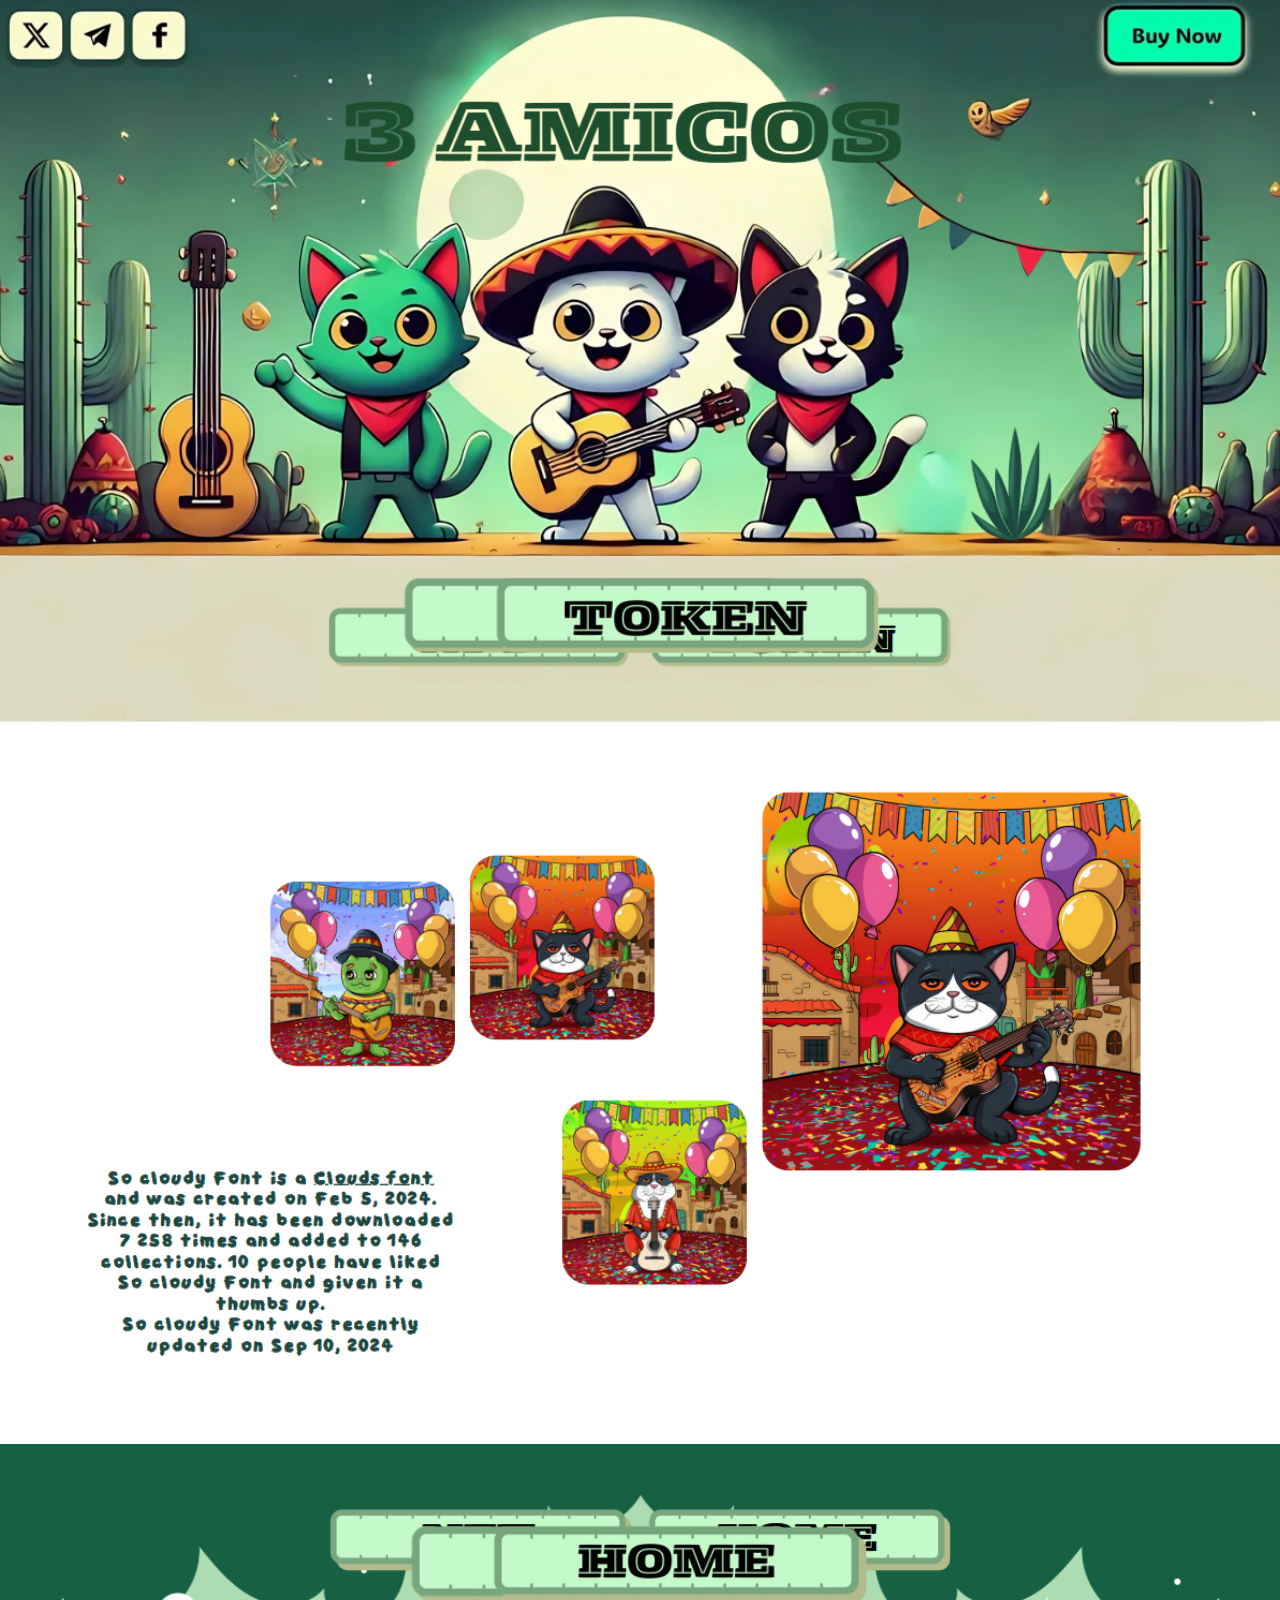
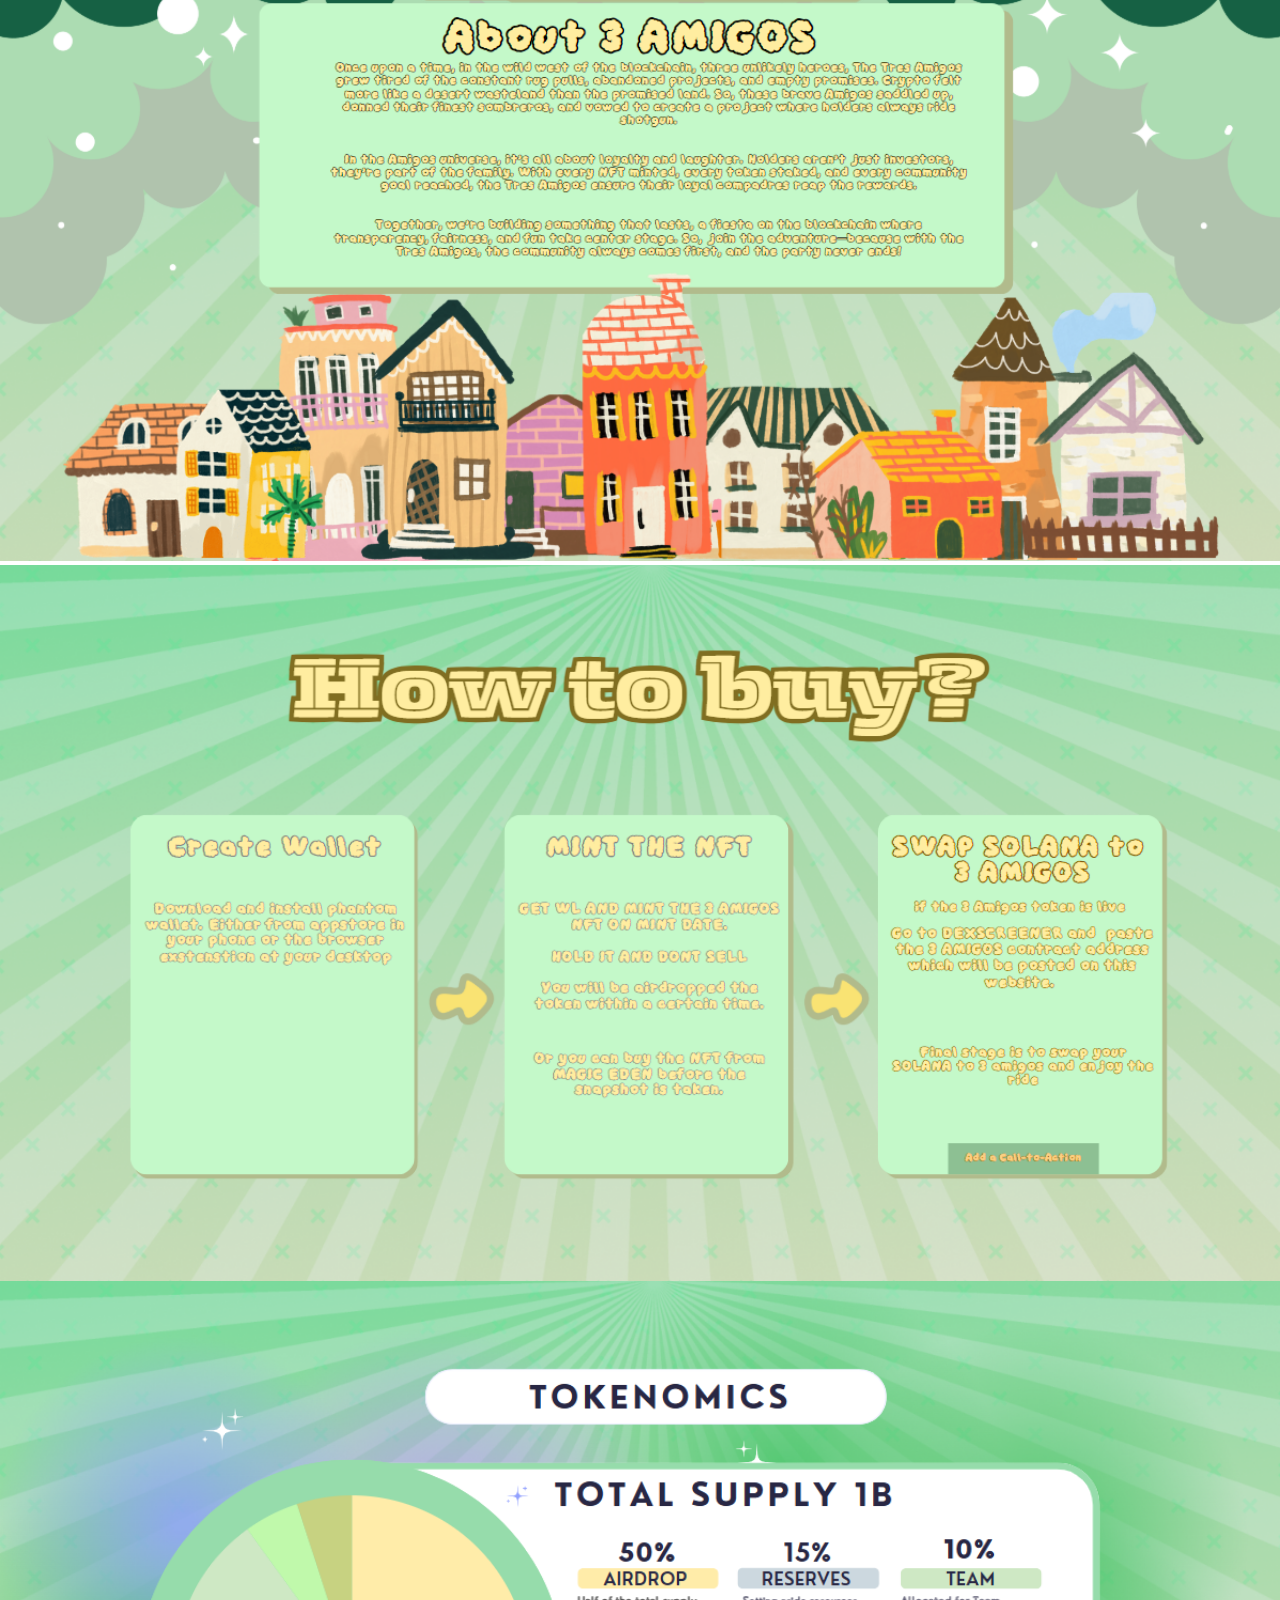
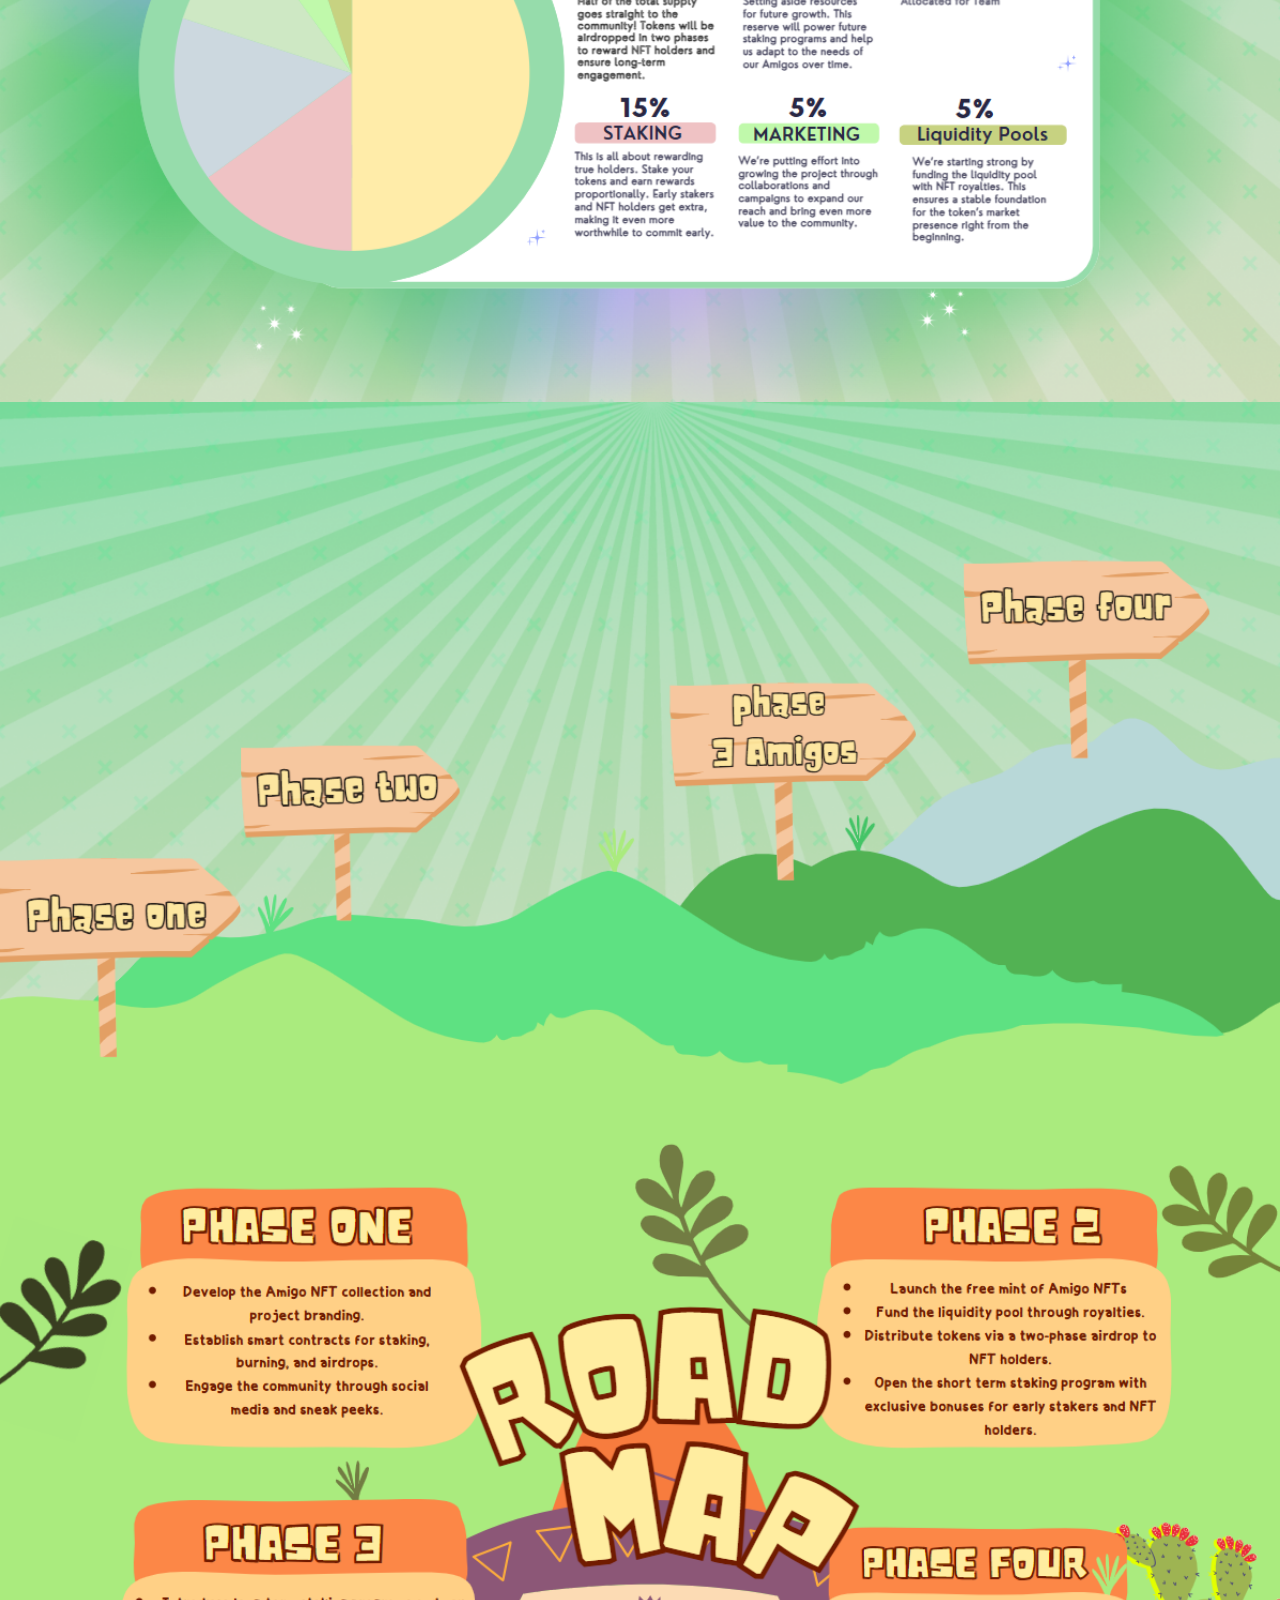
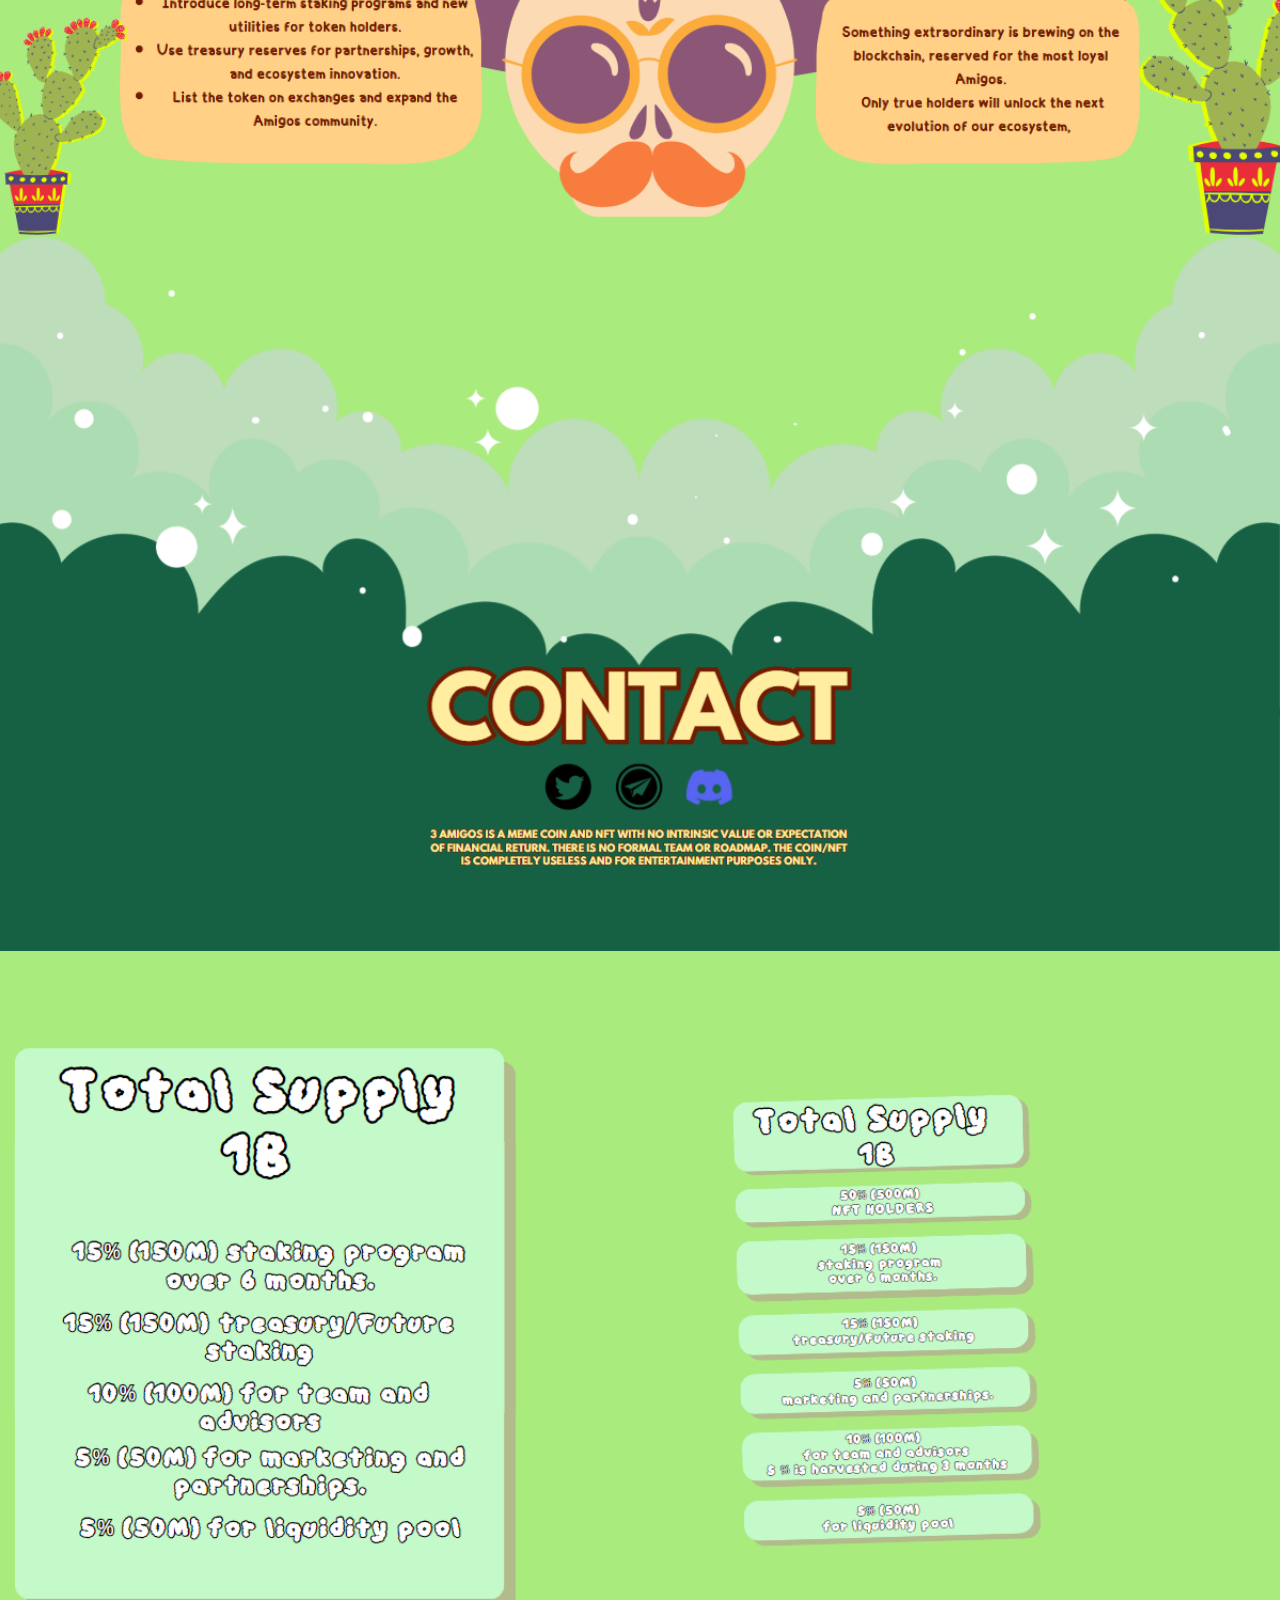
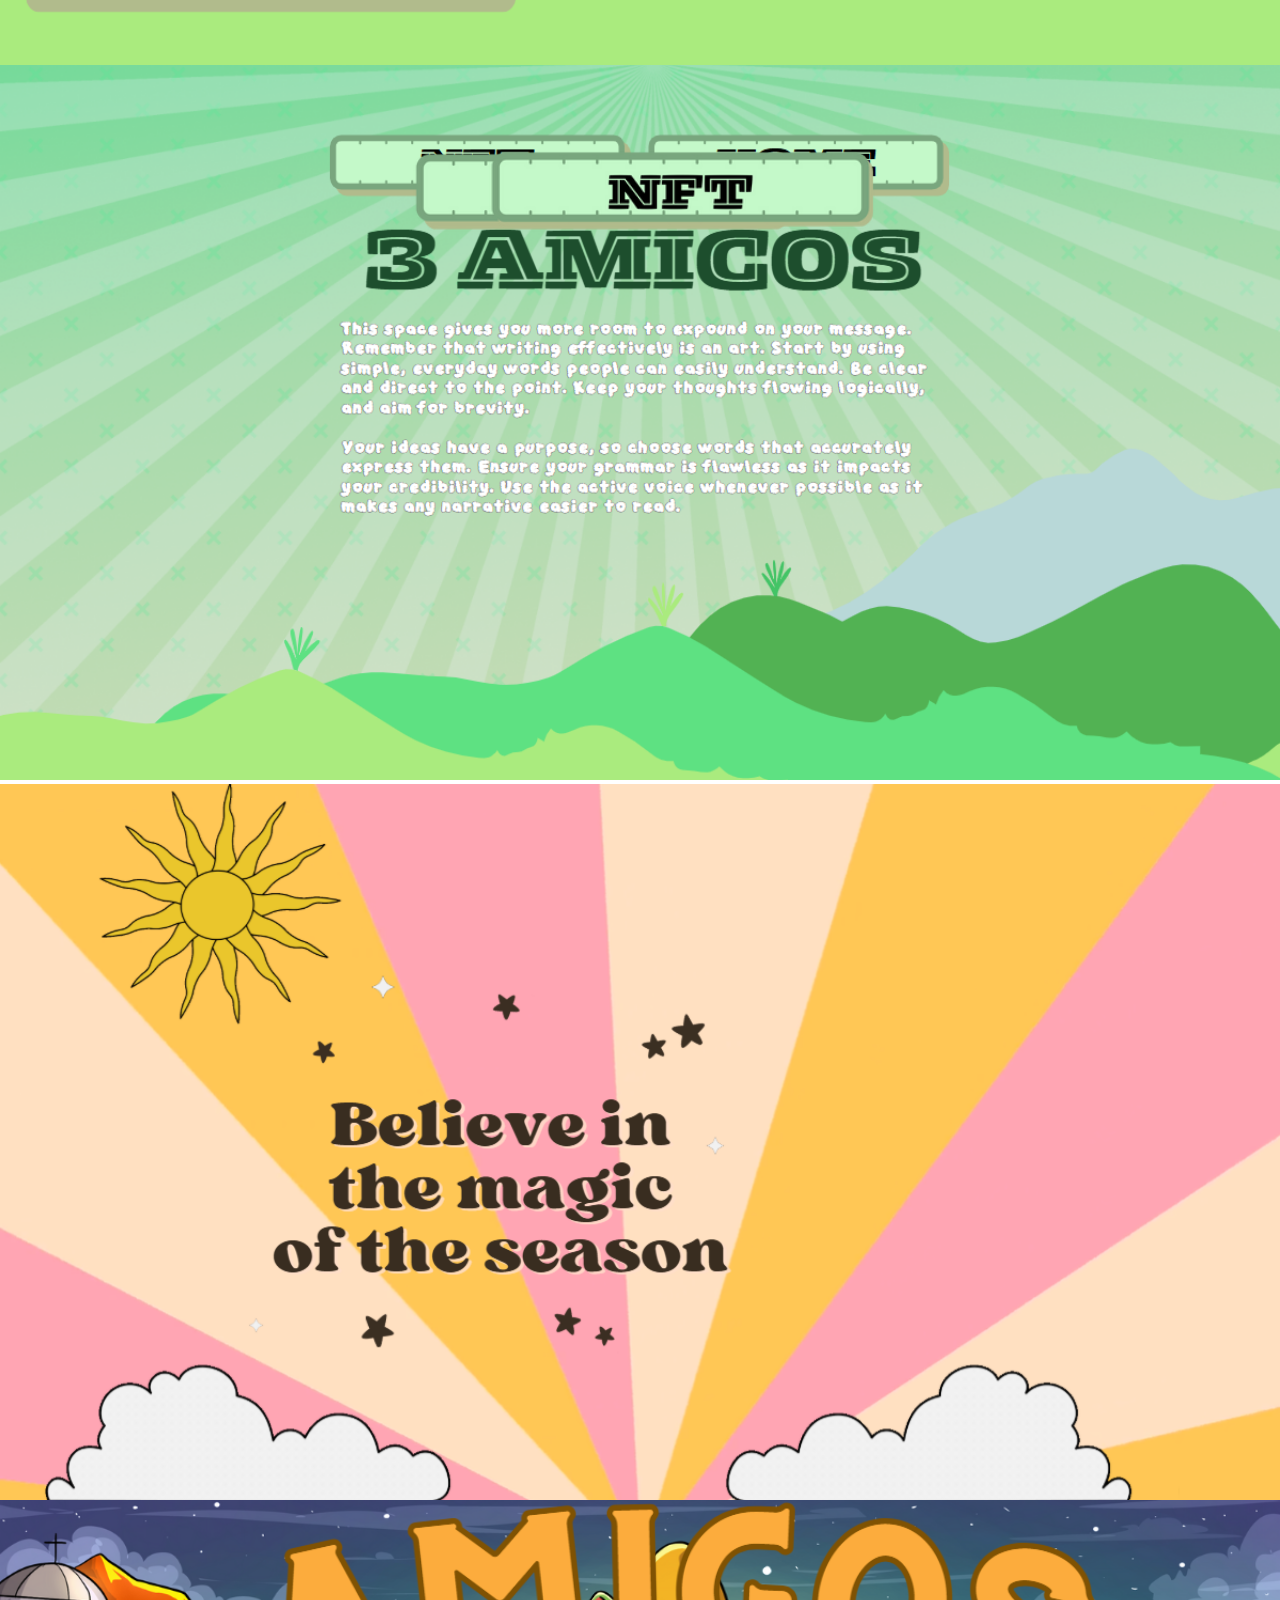
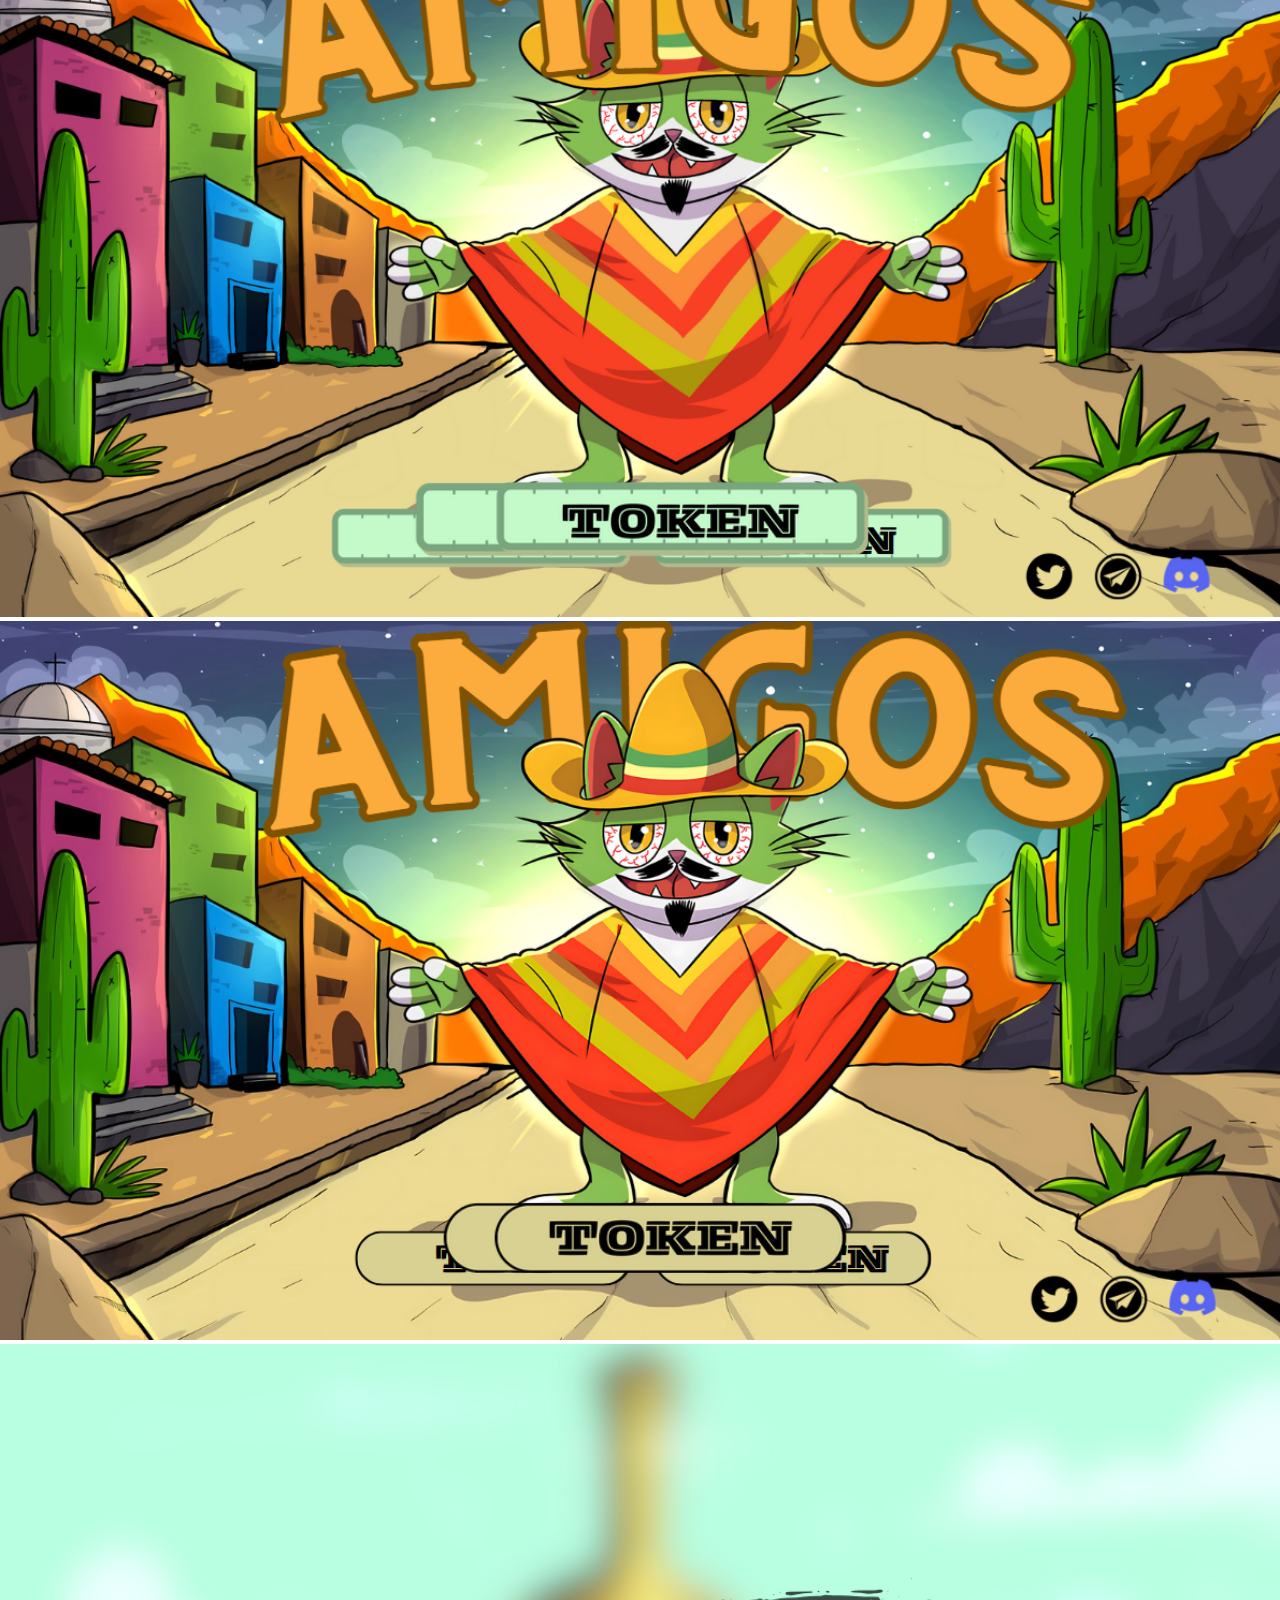
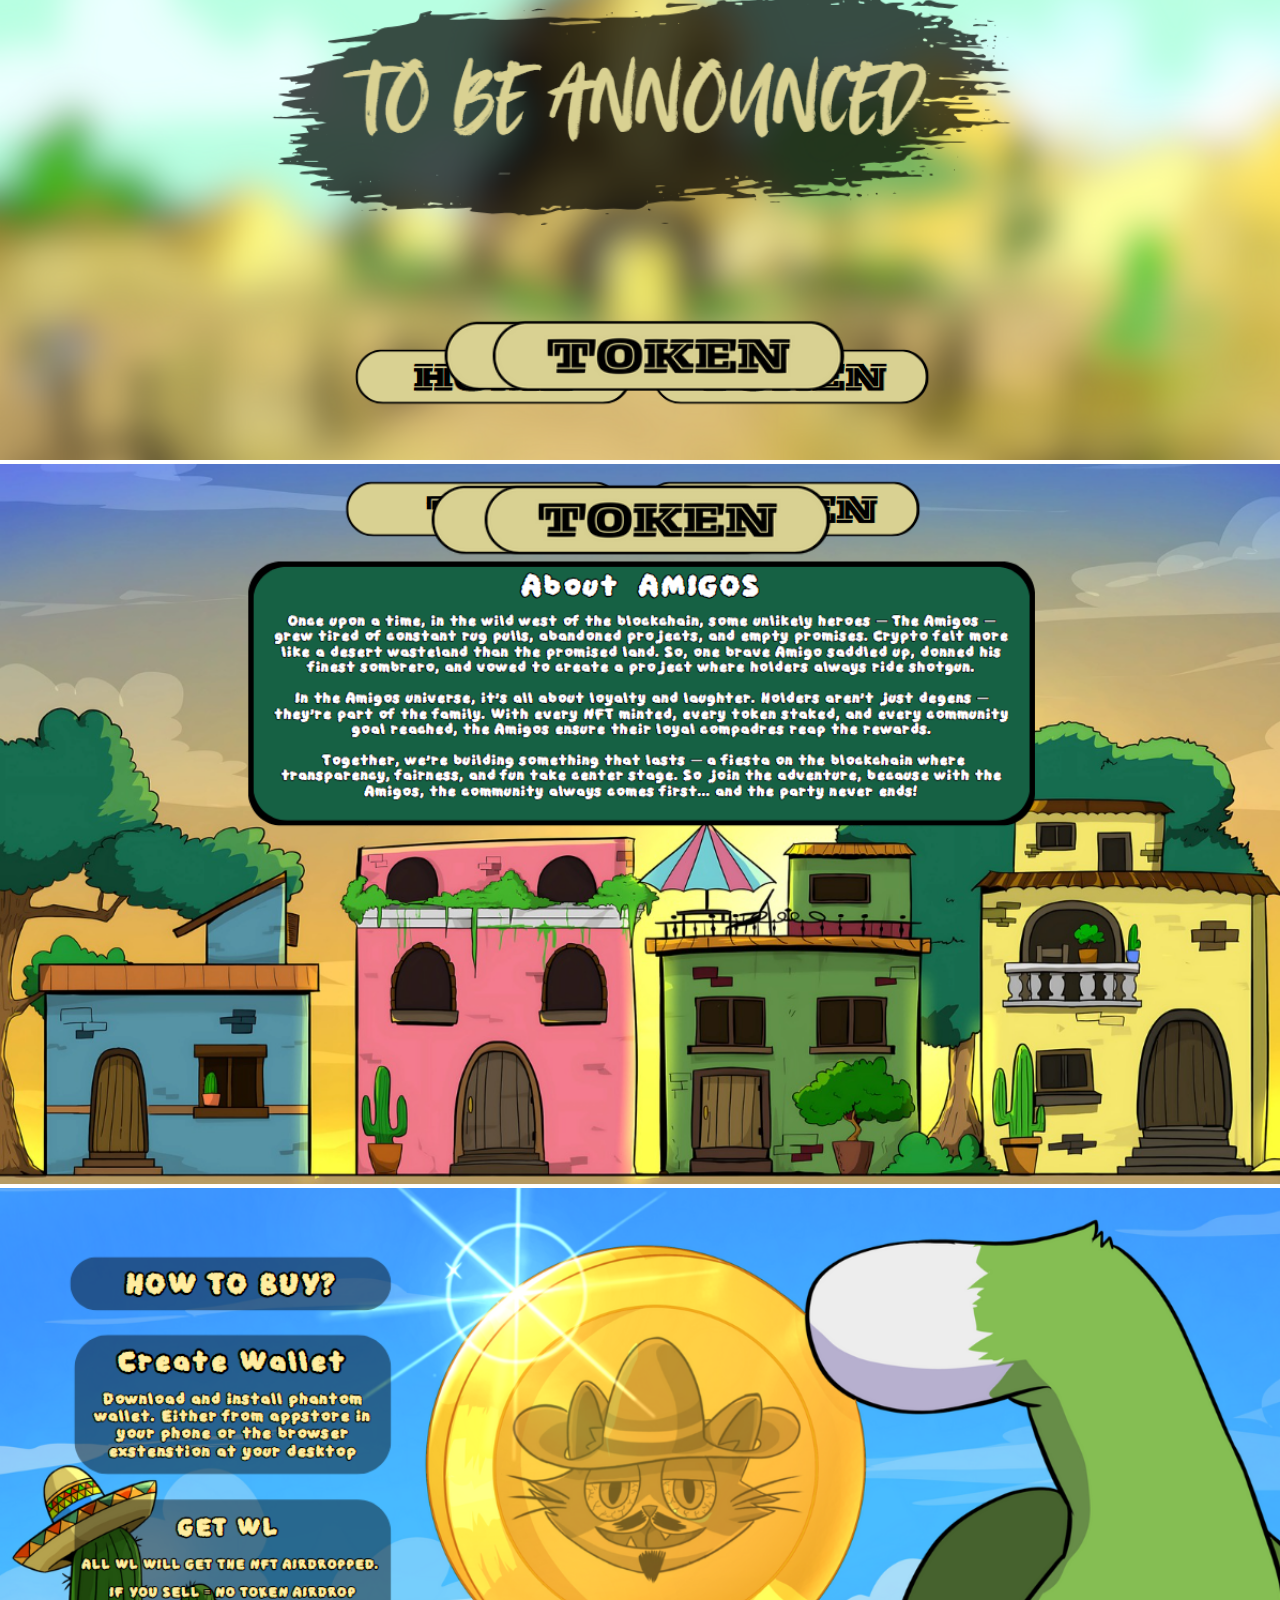
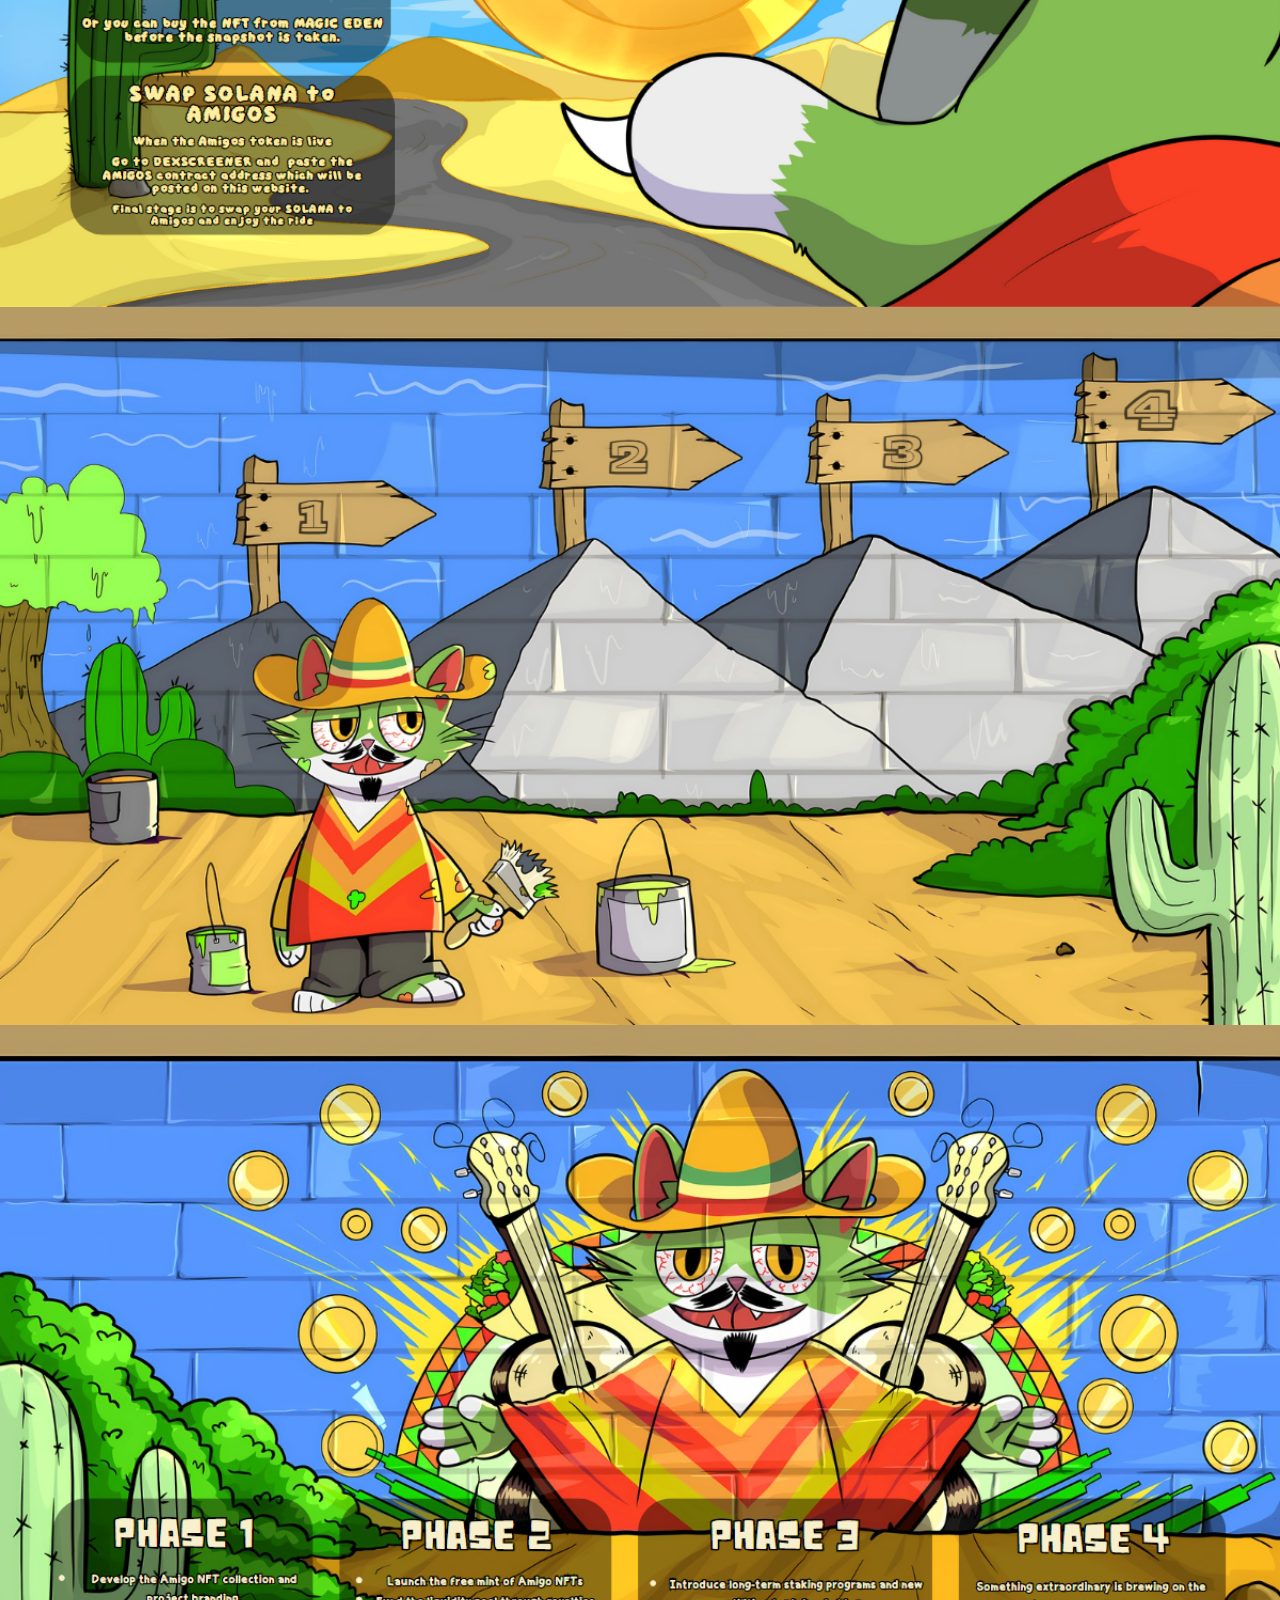
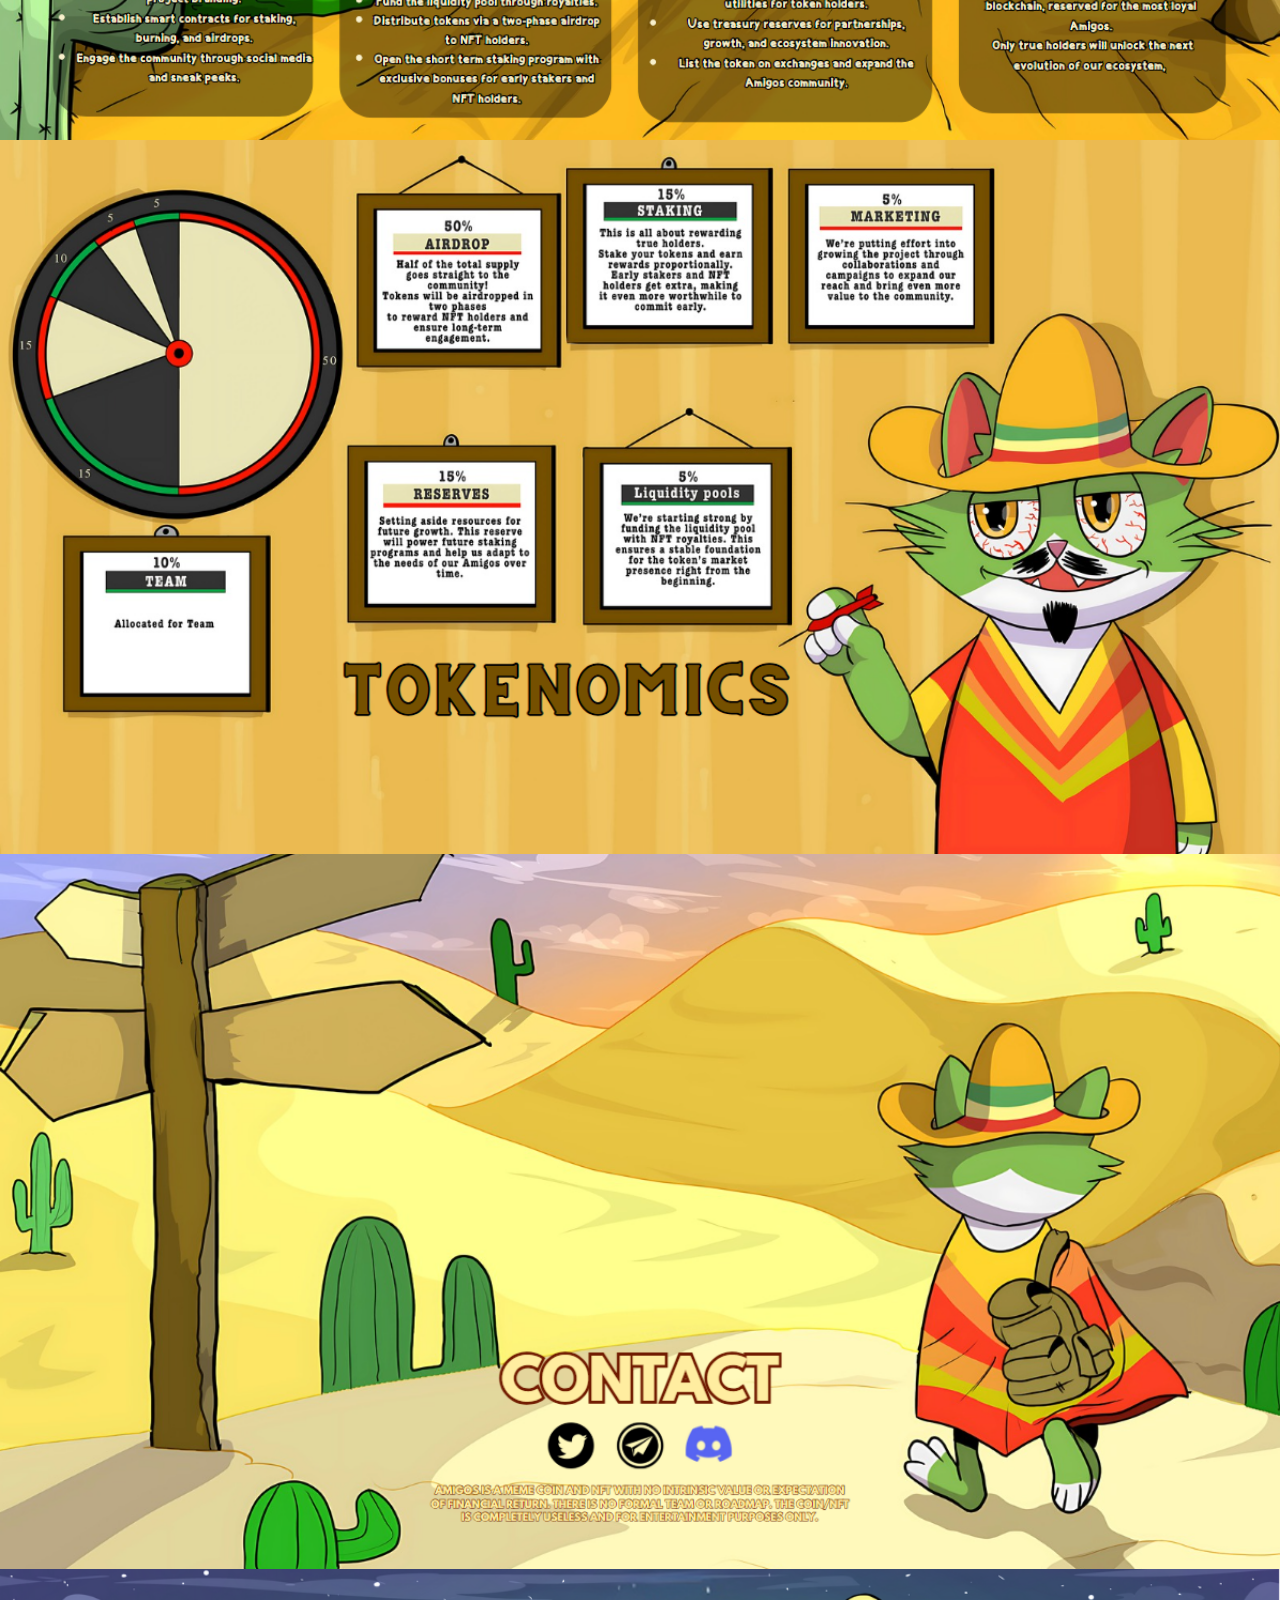
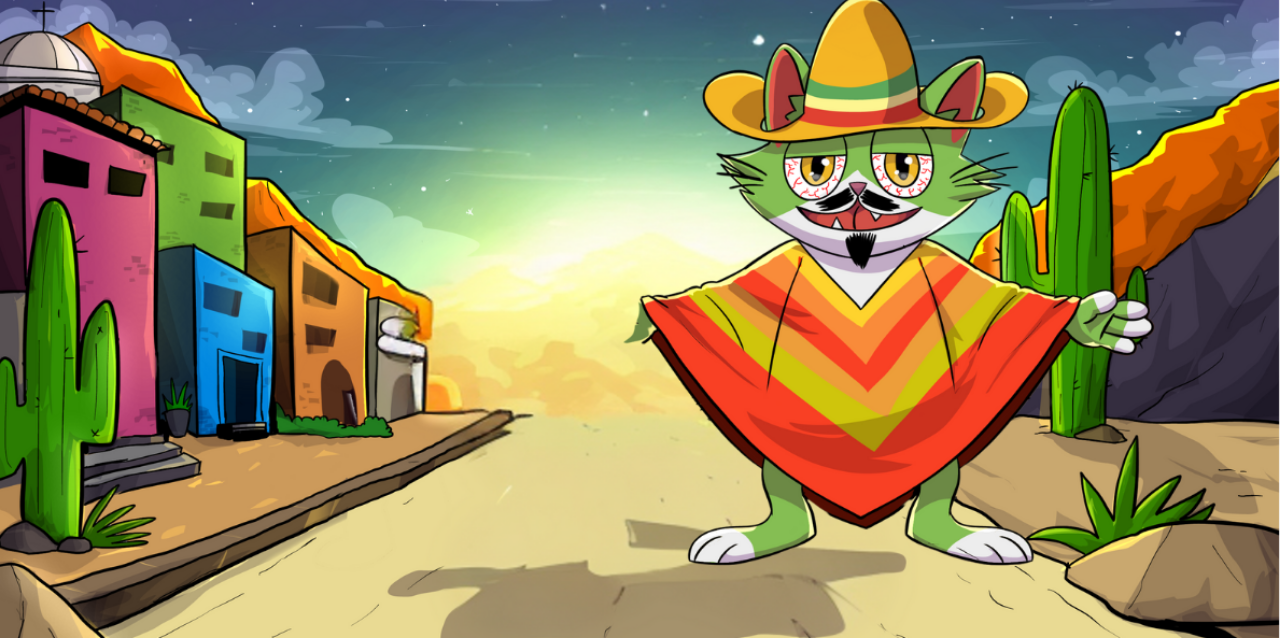
<file: index.html>
<!DOCTYPE html>
<html lang="en">

<head>
  <meta charset="UTF-8" />
  <meta name="viewport" content="width=device-width, initial-scale=1.0" />
  <title>3amigos</title>
  <link rel="stylesheet" href="css/style.css" />
  <link rel="preconnect" href="https://fonts.googleapis.com">
  <link rel="preconnect" href="https://fonts.gstatic.com" crossorigin>
  <link href="https://fonts.googleapis.com/css2?family=ADLaM+Display&family=Angkor&family=Bokor&display=swap"
    rel="stylesheet">

  <!-- <link href="fonts/action_comics.ttf" type="font/ttf" crossorigin="anonymous" /> -->
</head>

<body style="display: flex; flex-direction: column; gap: 0;">

  <div style="position: relative;">
    <img src="images/pages/1.png" style="width: 100%;">
    <a href="nft.html"><img src="images/btns/txt_nft.png"
        style="position: absolute; bottom: 70px; left: 430px; scale: 1.2;"></a>
    <a href="token.html"><img src="images/btns/txt_token.png"
        style="position: absolute; bottom: 70px; right: 430px; scale: 1.2;"> </a>
  </div>

  <img src="images/pages/2.png" style="width: 100%;">

  <div style="position: relative;">
    <img src="images/pages/3.png" style="width: 100%;">
    <a href="nft.html"><img src="images/btns/txt_nft.png"
        style="position: absolute; top: 84px; left: 437px; scale: 1.2;"></a>
    <a href="/"><img src="images/btns/txt_home.png" style="position: absolute; top: 79px; right: 439px; scale: 1.16;">
    </a>
  </div>

  <img src="images/pages/4.png" style="width: 100%;">
  <img src="images/pages/5.png" style="width: 100%;">
  <img src="images/pages/6.png" style="width: 100%;">
  <img src="images/pages/7.png" style="width: 100%;">
  <img src="images/pages/8.png" style="width: 100%;">
  <img src="images/pages/10.png" style="width: 100%;">
  <div style="position: relative;">
    <img src="images/pages/11.png" style="width: 100%;">
    <a href="/"><img src="images/btns/txt_home.png" style="position: absolute; top: 85px; left: 435px; scale: 1.16;">
    </a>
    <a href="nft.html"><img src="images/btns/txt_nft.png"
        style="position: absolute;  top: 89px; right: 435px;  scale: 1.2;"></a>
  </div>
  <img src="images/pages/12.png" style="width: 100%;">
  <div style="position: relative;">
    <img src="images/pages/13.png" style="width: 100%;">
    <a href="tba.html"><img src="images/btns/txt_tba.png"
        style="position: absolute; bottom: 61px; left: 438px; scale: 1.18;"></a>
    <a href="token.html"><img src="images/btns/txt_token.png"
        style="position: absolute; bottom: 62px; right: 435px; scale: 1.17;"> </a>
  </div>
  <div style="position: relative;">
    <img src="images/pages/14.png" style="width: 100%;">
    <a href="tba.html"><img src="images/btns/txt2_tba.png"
        style="position: absolute; bottom: 68px; left: 473px; scale: 1.2;"></a>
    <a href="token.html"><img src="images/btns/txt2_token.png"
        style="position: absolute; bottom: 68px; right: 463px; scale: 1.2;"> </a>
  </div>
  <div style="position: relative;">
    <img src="images/pages/15.png" style="width: 100%;">
    <a href="index.html"><img src="images/btns/txt2_home.png"
        style="position: absolute; bottom: 70px; left: 471px; scale: 1.18;"></a>
    <a href="token.html"><img src="images/btns/txt2_token.png"
        style="position: absolute; bottom: 70px; right: 465px; scale: 1.2; "> </a>
  </div> 
  <div style="position: relative;">
    <img src="images/pages/16.png" style="width: 100%;">
    <a href="tba.html"><img src="images/btns/txt2_tba.png"
        style="position: absolute; top: 18px; left: 458px;  scale: 1.18;"></a>
    <a href="token.html"><img src="images/btns/txt2_token.png"
        style="position: absolute; top: 18px; right: 476px; scale: 1.18; "> </a>
  </div>
  <img src="images/pages/17.png" style="width: 100%;">
  <img src="images/pages/18.png" style="width: 100%;">
  <img src="images/pages/19.png" style="width: 100%;">
  <img src="images/pages/20.png" style="width: 100%;">
  <img src="images/pages/21.png" style="width: 100%;">
  <img src="images/pages/22.png" style="width: 100%;">

</body>

</html>
</file>
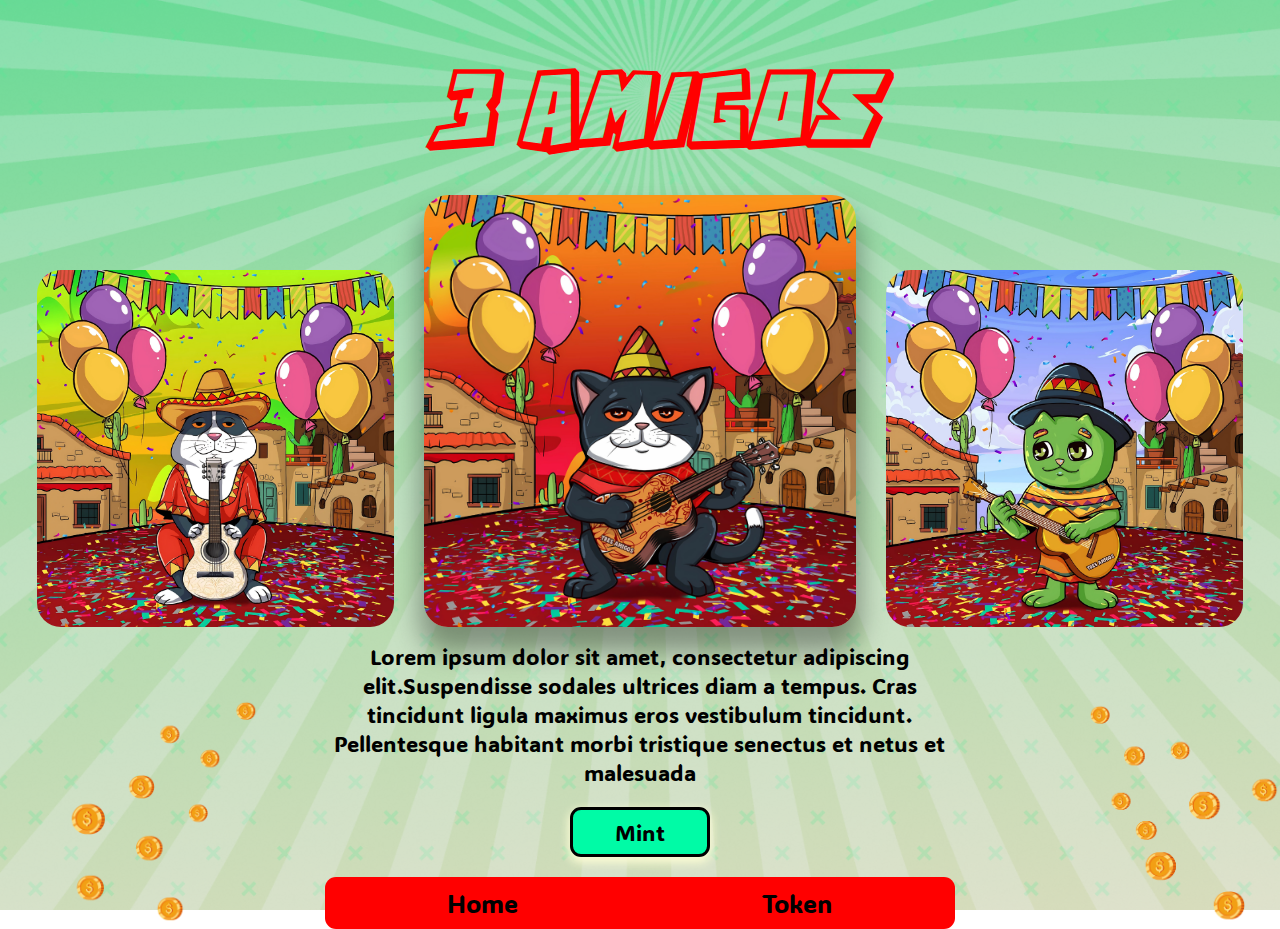
<file: mint.html>
<!DOCTYPE html>
<html lang="en">
  <head>
    <meta charset="UTF-8" />
    <meta name="viewport" content="width=device-width, initial-scale=1.0" />
    <title>3amigos - Mint</title>
    <link rel="stylesheet" href="css/mint.css" />
    <link rel="preconnect" href="https://fonts.googleapis.com">
    <link rel="preconnect" href="https://fonts.gstatic.com" crossorigin>
    <link href="https://fonts.googleapis.com/css2?family=ADLaM+Display&family=Angkor&family=Bokor&display=swap" rel="stylesheet">
    
    <!-- <link href="fonts/action_comics.ttf" type="font/ttf" crossorigin="anonymous" /> -->
  </head>
  <body>
    <header>
      <nav> 
        <h1 class="title">3 AMIGOS</h1> 
      </nav>
    </header>
    <div class="mint_bg">
      <img src="images/ming_banner_1.png" alt="Background"  />
      <img src="images/mint_banner_2.png" alt="Background" class="center"  />
      <img src="images/mint_banner_3.png" alt="Background"  />
    </div>
    <main>
        <div>
            <img src="icons/mint_btc_left.png" alt="BTC" />
        </div>
        <div class="join_fiesta">
            <p class="t1">Lorem ipsum dolor sit amet, consectetur adipiscing elit.Suspendisse sodales ultrices diam a tempus. Cras tincidunt ligula maximus eros vestibulum tincidunt. Pellentesque habitant morbi tristique senectus et netus et malesuada  </p>
            <button class="buy_now_btn t2">Mint</button>
            <ul class="menu">
                <li><a href="index.html">Home</a></li> 
                <li><a href="token.html">Token</a></li>
            </ul>
        </div>
        <div>
            <img src="icons/mint_btc_right.png" alt="BTC" />
        </div>
    </main>


  </body>
</html>
</file>
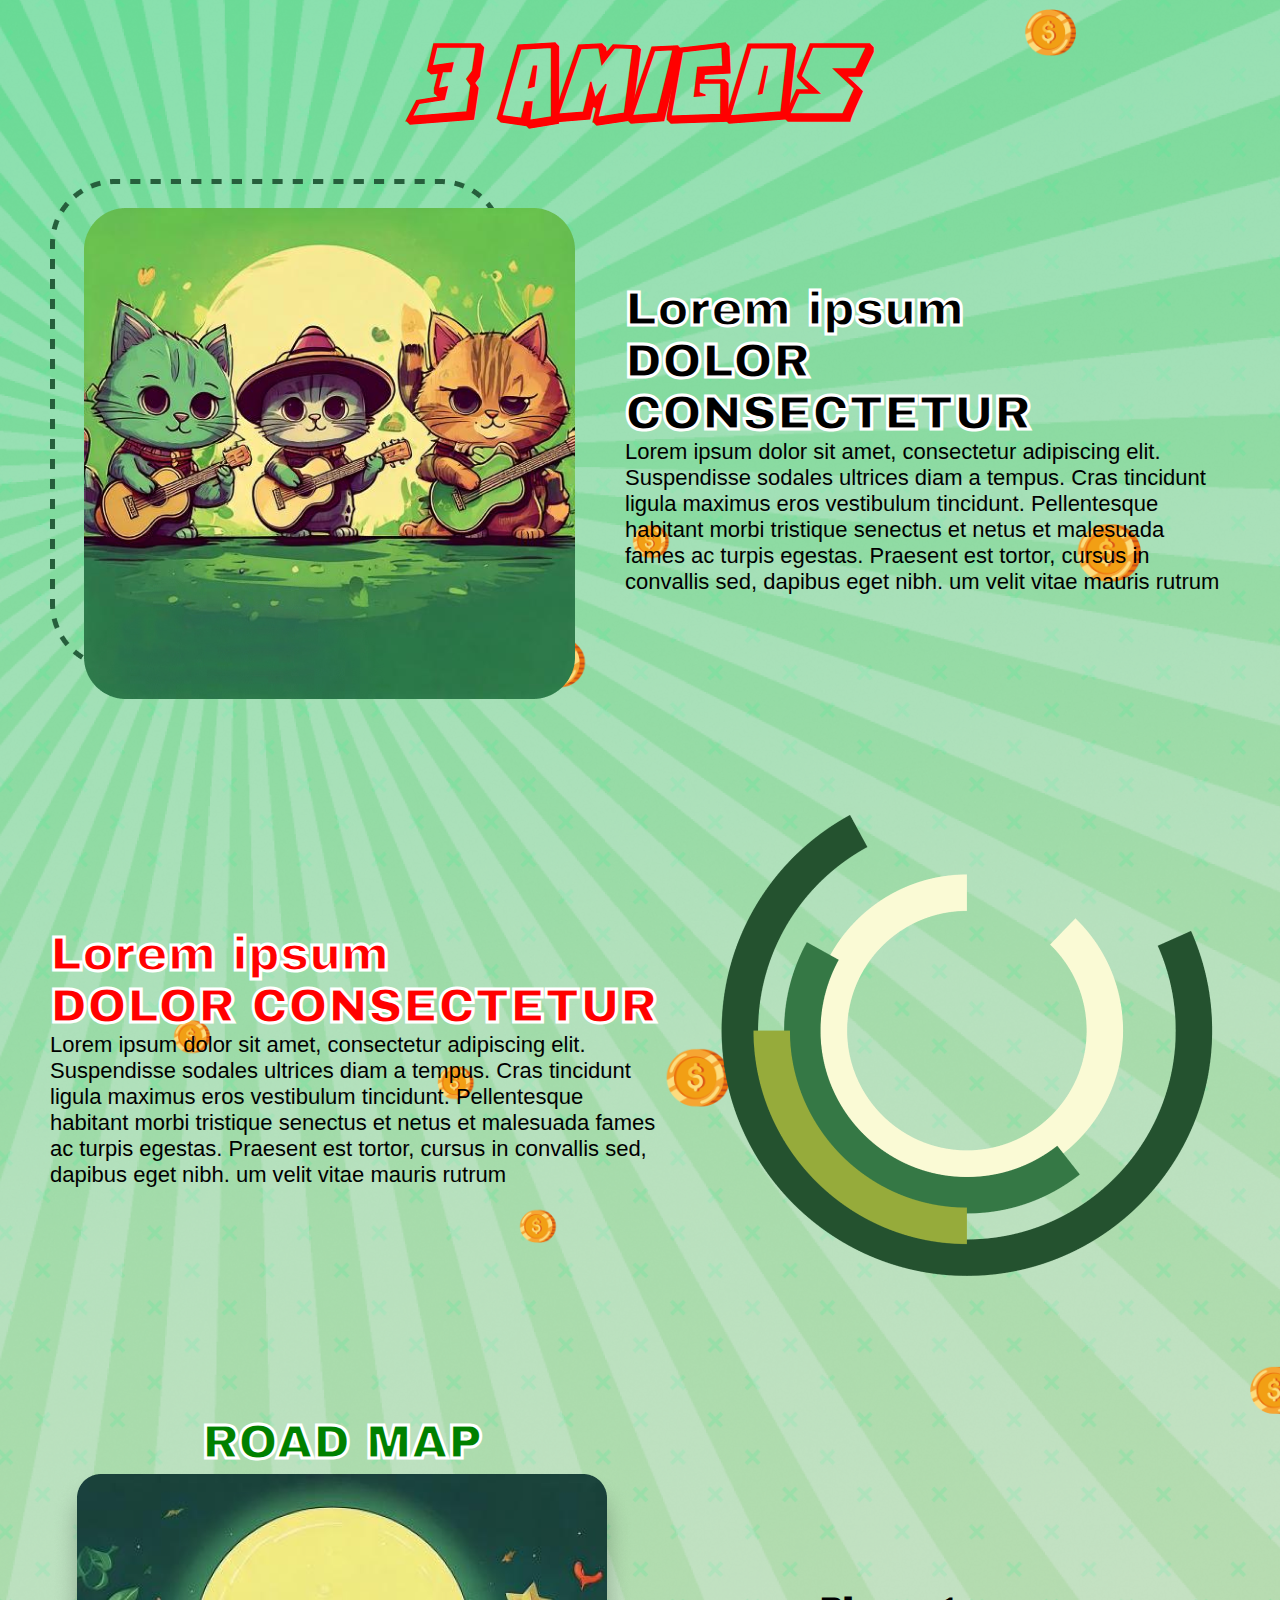
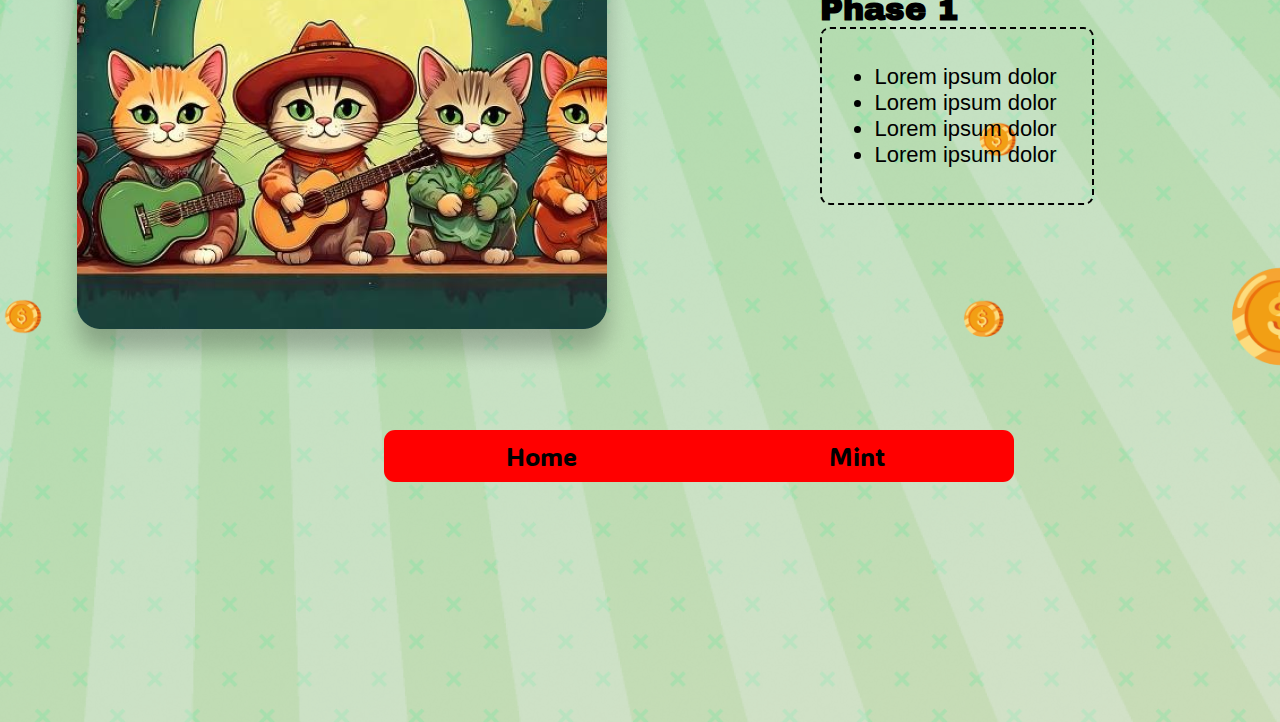
<file: token.html>
<!DOCTYPE html>
<html lang="en">
  <head>
    <meta charset="UTF-8" />
    <meta name="viewport" content="width=device-width, initial-scale=1.0" />
    <title>3amigos - Token</title>
    <link rel="stylesheet" href="css/token.css" />
    <link rel="preconnect" href="https://fonts.googleapis.com" />
    <link rel="preconnect" href="https://fonts.gstatic.com" crossorigin />
    <link
      href="https://fonts.googleapis.com/css2?family=ADLaM+Display&family=Archivo+Black&family=Bokor&display=swap"
      rel="stylesheet"
    />
  </head>
  <body>
    <img src="images/token_bg_ray.png" alt="Token Ray" class="token_ray" />
    <img src="images/token_bg_coin.png" alt="Token Coin" class="token_coin" />
    <header>
      <h1 class="title">3 AMIGOS</h1>
    </header>
    <div class="lorem1">
      <img src="images/token_1st_img.png" alt="Token Banner" />
      <div style="text-align: left">
        <h1>Lorem ipsum</h1>
        <h1>DOLOR CONSECTETUR</h1>
        <p>
          Lorem ipsum dolor sit amet, consectetur adipiscing elit. Suspendisse
          sodales ultrices diam a tempus. Cras tincidunt ligula maximus eros
          vestibulum tincidunt. Pellentesque habitant morbi tristique senectus
          et netus et malesuada fames ac turpis egestas. Praesent est tortor,
          cursus in convallis sed, dapibus eget nibh. um velit vitae mauris
          rutrum
        </p>
      </div>
    </div>

    <div class="lorem2" style="margin-top: 100px">
      <div style="text-align: left">
        <h1>Lorem ipsum</h1>
        <h1>DOLOR CONSECTETUR</h1>
        <p>
          Lorem ipsum dolor sit amet, consectetur adipiscing elit. Suspendisse
          sodales ultrices diam a tempus. Cras tincidunt ligula maximus eros
          vestibulum tincidunt. Pellentesque habitant morbi tristique senectus
          et netus et malesuada fames ac turpis egestas. Praesent est tortor,
          cursus in convallis sed, dapibus eget nibh. um velit vitae mauris
          rutrum
        </p>
      </div>
      <!-- <div class="cart_div"> -->
      <img src="images/token_bg_chart.png" alt="Token Banner" />
      <!-- <svg width="151" height="135" viewBox="0 0 151 135" fill="none" xmlns="http://www.w3.org/2000/svg">
                <rect width="55" height="55" fill="#24522F"/>
                <path d="M13.228 21.4C14.2 21.4 15.04 21.556 15.748 21.868C16.468 22.168 17.02 22.6 17.404 23.164C17.8 23.728 17.998 24.382 17.998 25.126C17.998 25.822 17.824 26.452 17.476 27.016C17.128 27.58 16.69 28.078 16.162 28.51C15.634 28.942 14.908 29.47 13.984 30.094C13.468 30.43 13.048 30.718 12.724 30.958H18.142V34H7.882V33.136C7.882 32.5 8.026 31.936 8.314 31.444C8.614 30.94 9.046 30.436 9.61 29.932C10.186 29.428 11.014 28.744 12.094 27.88C12.958 27.196 13.564 26.674 13.912 26.314C14.26 25.954 14.434 25.6 14.434 25.252C14.434 24.88 14.302 24.568 14.038 24.316C13.786 24.064 13.402 23.938 12.886 23.938C12.346 23.938 11.92 24.094 11.608 24.406C11.296 24.718 11.14 25.126 11.14 25.63V25.99H7.936C7.924 25.894 7.918 25.762 7.918 25.594C7.918 24.298 8.368 23.278 9.268 22.534C10.18 21.778 11.5 21.4 13.228 21.4ZM23.4519 24.676L23.3079 26.548C23.3079 26.524 23.4279 26.446 23.6679 26.314C23.9079 26.17 24.2259 26.038 24.6219 25.918C25.0179 25.798 25.4619 25.738 25.9539 25.738C27.2739 25.738 28.3179 26.116 29.0859 26.872C29.8659 27.616 30.2559 28.642 30.2559 29.95C30.2559 30.742 30.0459 31.462 29.6259 32.11C29.2059 32.758 28.6119 33.274 27.8439 33.658C27.0759 34.03 26.1879 34.216 25.1799 34.216C23.4159 34.216 22.0599 33.838 21.1119 33.082C20.1759 32.326 19.7079 31.3 19.7079 30.004H22.8759C22.8759 30.496 23.0439 30.91 23.3799 31.246C23.7159 31.57 24.1899 31.732 24.8019 31.732C25.4139 31.732 25.8819 31.564 26.2059 31.228C26.5419 30.88 26.7099 30.436 26.7099 29.896C26.7099 29.344 26.5419 28.9 26.2059 28.564C25.8819 28.216 25.4199 28.042 24.8199 28.042C24.3639 28.042 24.0159 28.12 23.7759 28.276C23.5479 28.42 23.3799 28.558 23.2719 28.69C23.1759 28.822 23.1159 28.906 23.0919 28.942L20.2479 28.546L20.7699 21.616H29.3379V24.676H23.4519ZM35.1517 21.4C36.2797 21.4 37.1077 21.688 37.6357 22.264C38.1757 22.828 38.4457 23.62 38.4457 24.64C38.4457 25.636 38.1757 26.422 37.6357 26.998C37.1077 27.562 36.2797 27.844 35.1517 27.844C34.0237 27.844 33.1897 27.562 32.6497 26.998C32.1097 26.422 31.8397 25.636 31.8397 24.64C31.8397 23.62 32.1097 22.828 32.6497 22.264C33.1897 21.688 34.0237 21.4 35.1517 21.4ZM35.1697 34L42.7117 21.634H44.6737L37.1677 34H35.1697ZM35.1517 22.768C34.7797 22.768 34.5037 22.912 34.3237 23.2C34.1557 23.476 34.0717 23.854 34.0717 24.334V24.91C34.0717 25.39 34.1557 25.774 34.3237 26.062C34.5037 26.338 34.7797 26.476 35.1517 26.476C35.8597 26.476 36.2137 25.954 36.2137 24.91V24.334C36.2137 23.29 35.8597 22.768 35.1517 22.768ZM44.7277 27.772C45.8557 27.772 46.6837 28.06 47.2117 28.636C47.7517 29.2 48.0217 29.992 48.0217 31.012C48.0217 32.008 47.7517 32.794 47.2117 33.37C46.6837 33.934 45.8557 34.216 44.7277 34.216C43.5997 34.216 42.7657 33.934 42.2257 33.37C41.6857 32.794 41.4157 32.008 41.4157 31.012C41.4157 29.992 41.6857 29.2 42.2257 28.636C42.7657 28.06 43.5997 27.772 44.7277 27.772ZM44.7277 29.14C44.3557 29.14 44.0797 29.284 43.8997 29.572C43.7317 29.848 43.6477 30.226 43.6477 30.706V31.282C43.6477 31.762 43.7317 32.146 43.8997 32.434C44.0797 32.71 44.3557 32.848 44.7277 32.848C45.4357 32.848 45.7897 32.326 45.7897 31.282V30.706C45.7897 29.662 45.4357 29.14 44.7277 29.14Z" fill="white"/>
                <rect x="94" width="55" height="55" fill="#96AB3B"/>
                <path d="M108.102 21.4C109.086 21.4 109.938 21.55 110.658 21.85C111.39 22.15 111.942 22.558 112.314 23.074C112.698 23.578 112.89 24.142 112.89 24.766C112.89 25.39 112.722 25.954 112.386 26.458C112.05 26.95 111.618 27.298 111.09 27.502V27.574C111.774 27.79 112.302 28.168 112.674 28.708C113.058 29.236 113.25 29.878 113.25 30.634C113.202 31.69 112.74 32.554 111.864 33.226C111 33.886 109.722 34.216 108.03 34.216C106.866 34.216 105.888 34.06 105.096 33.748C104.304 33.436 103.716 33.01 103.332 32.47C102.948 31.93 102.756 31.324 102.756 30.652V30.274H105.924C105.924 31.258 106.548 31.75 107.796 31.75C109.044 31.75 109.668 31.198 109.668 30.094C109.668 29.674 109.548 29.356 109.308 29.14C109.08 28.912 108.78 28.798 108.408 28.798H107.094V26.584H108.12C108.492 26.584 108.792 26.476 109.02 26.26C109.26 26.032 109.38 25.708 109.38 25.288C109.38 24.892 109.236 24.556 108.948 24.28C108.672 24.004 108.288 23.866 107.796 23.866C107.28 23.866 106.878 23.998 106.59 24.262C106.302 24.526 106.158 24.85 106.158 25.234H103.152V24.784C103.152 24.16 103.344 23.59 103.728 23.074C104.124 22.558 104.694 22.15 105.438 21.85C106.194 21.55 107.082 21.4 108.102 21.4ZM120.018 21.4C121.95 21.4 123.306 21.952 124.086 23.056C124.878 24.148 125.274 25.732 125.274 27.808C125.274 29.884 124.878 31.474 124.086 32.578C123.306 33.67 121.95 34.216 120.018 34.216C118.074 34.216 116.706 33.67 115.914 32.578C115.134 31.474 114.744 29.884 114.744 27.808C114.744 25.732 115.134 24.148 115.914 23.056C116.706 21.952 118.074 21.4 120.018 21.4ZM120.018 23.83C119.394 23.83 118.95 24.07 118.686 24.55C118.422 25.03 118.29 25.816 118.29 26.908V28.69C118.29 29.794 118.422 30.586 118.686 31.066C118.95 31.546 119.394 31.786 120.018 31.786C120.642 31.786 121.08 31.546 121.332 31.066C121.584 30.586 121.71 29.794 121.71 28.69V26.908C121.71 25.804 121.584 25.018 121.332 24.55C121.08 24.07 120.642 23.83 120.018 23.83ZM130.152 21.4C131.28 21.4 132.108 21.688 132.636 22.264C133.176 22.828 133.446 23.62 133.446 24.64C133.446 25.636 133.176 26.422 132.636 26.998C132.108 27.562 131.28 27.844 130.152 27.844C129.024 27.844 128.19 27.562 127.65 26.998C127.11 26.422 126.84 25.636 126.84 24.64C126.84 23.62 127.11 22.828 127.65 22.264C128.19 21.688 129.024 21.4 130.152 21.4ZM130.17 34L137.712 21.634H139.674L132.168 34H130.17ZM130.152 22.768C129.78 22.768 129.504 22.912 129.324 23.2C129.156 23.476 129.072 23.854 129.072 24.334V24.91C129.072 25.39 129.156 25.774 129.324 26.062C129.504 26.338 129.78 26.476 130.152 26.476C130.86 26.476 131.214 25.954 131.214 24.91V24.334C131.214 23.29 130.86 22.768 130.152 22.768ZM139.728 27.772C140.856 27.772 141.684 28.06 142.212 28.636C142.752 29.2 143.022 29.992 143.022 31.012C143.022 32.008 142.752 32.794 142.212 33.37C141.684 33.934 140.856 34.216 139.728 34.216C138.6 34.216 137.766 33.934 137.226 33.37C136.686 32.794 136.416 32.008 136.416 31.012C136.416 29.992 136.686 29.2 137.226 28.636C137.766 28.06 138.6 27.772 139.728 27.772ZM139.728 29.14C139.356 29.14 139.08 29.284 138.9 29.572C138.732 29.848 138.648 30.226 138.648 30.706V31.282C138.648 31.762 138.732 32.146 138.9 32.434C139.08 32.71 139.356 32.848 139.728 32.848C140.436 32.848 140.79 32.326 140.79 31.282V30.706C140.79 29.662 140.436 29.14 139.728 29.14Z" fill="white"/>
                <rect x="1" y="80" width="55" height="55" fill="#357845"/>
                <path d="M19.232 111.228V114H9.89V111.228H12.824V105.63H9.89V103.542C10.694 103.494 11.594 103.284 12.59 102.912C13.586 102.528 14.456 102.09 15.2 101.598H16.406V111.228H19.232ZM26.0179 101.4C27.9499 101.4 29.3059 101.952 30.0859 103.056C30.8779 104.148 31.2739 105.732 31.2739 107.808C31.2739 109.884 30.8779 111.474 30.0859 112.578C29.3059 113.67 27.9499 114.216 26.0179 114.216C24.0739 114.216 22.7059 113.67 21.9139 112.578C21.1339 111.474 20.7439 109.884 20.7439 107.808C20.7439 105.732 21.1339 104.148 21.9139 103.056C22.7059 101.952 24.0739 101.4 26.0179 101.4ZM26.0179 103.83C25.3939 103.83 24.9499 104.07 24.6859 104.55C24.4219 105.03 24.2899 105.816 24.2899 106.908V108.69C24.2899 109.794 24.4219 110.586 24.6859 111.066C24.9499 111.546 25.3939 111.786 26.0179 111.786C26.6419 111.786 27.0799 111.546 27.3319 111.066C27.5839 110.586 27.7099 109.794 27.7099 108.69V106.908C27.7099 105.804 27.5839 105.018 27.3319 104.55C27.0799 104.07 26.6419 103.83 26.0179 103.83ZM36.1517 101.4C37.2797 101.4 38.1077 101.688 38.6357 102.264C39.1757 102.828 39.4457 103.62 39.4457 104.64C39.4457 105.636 39.1757 106.422 38.6357 106.998C38.1077 107.562 37.2797 107.844 36.1517 107.844C35.0237 107.844 34.1897 107.562 33.6497 106.998C33.1097 106.422 32.8397 105.636 32.8397 104.64C32.8397 103.62 33.1097 102.828 33.6497 102.264C34.1897 101.688 35.0237 101.4 36.1517 101.4ZM36.1697 114L43.7117 101.634H45.6737L38.1677 114H36.1697ZM36.1517 102.768C35.7797 102.768 35.5037 102.912 35.3237 103.2C35.1557 103.476 35.0717 103.854 35.0717 104.334V104.91C35.0717 105.39 35.1557 105.774 35.3237 106.062C35.5037 106.338 35.7797 106.476 36.1517 106.476C36.8597 106.476 37.2137 105.954 37.2137 104.91V104.334C37.2137 103.29 36.8597 102.768 36.1517 102.768ZM45.7277 107.772C46.8557 107.772 47.6837 108.06 48.2117 108.636C48.7517 109.2 49.0217 109.992 49.0217 111.012C49.0217 112.008 48.7517 112.794 48.2117 113.37C47.6837 113.934 46.8557 114.216 45.7277 114.216C44.5997 114.216 43.7657 113.934 43.2257 113.37C42.6857 112.794 42.4157 112.008 42.4157 111.012C42.4157 109.992 42.6857 109.2 43.2257 108.636C43.7657 108.06 44.5997 107.772 45.7277 107.772ZM45.7277 109.14C45.3557 109.14 45.0797 109.284 44.8997 109.572C44.7317 109.848 44.6477 110.226 44.6477 110.706V111.282C44.6477 111.762 44.7317 112.146 44.8997 112.434C45.0797 112.71 45.3557 112.848 45.7277 112.848C46.4357 112.848 46.7897 112.326 46.7897 111.282V110.706C46.7897 109.662 46.4357 109.14 45.7277 109.14Z" fill="white"/>
                <rect x="96" y="80" width="55" height="55" fill="#FAFAD5"/>
                <path d="M114.232 111.228V114H104.89V111.228H107.824V105.63H104.89V103.542C105.694 103.494 106.594 103.284 107.59 102.912C108.586 102.528 109.456 102.09 110.2 101.598H111.406V111.228H114.232ZM121.018 101.4C122.95 101.4 124.306 101.952 125.086 103.056C125.878 104.148 126.274 105.732 126.274 107.808C126.274 109.884 125.878 111.474 125.086 112.578C124.306 113.67 122.95 114.216 121.018 114.216C119.074 114.216 117.706 113.67 116.914 112.578C116.134 111.474 115.744 109.884 115.744 107.808C115.744 105.732 116.134 104.148 116.914 103.056C117.706 101.952 119.074 101.4 121.018 101.4ZM121.018 103.83C120.394 103.83 119.95 104.07 119.686 104.55C119.422 105.03 119.29 105.816 119.29 106.908V108.69C119.29 109.794 119.422 110.586 119.686 111.066C119.95 111.546 120.394 111.786 121.018 111.786C121.642 111.786 122.08 111.546 122.332 111.066C122.584 110.586 122.71 109.794 122.71 108.69V106.908C122.71 105.804 122.584 105.018 122.332 104.55C122.08 104.07 121.642 103.83 121.018 103.83ZM131.152 101.4C132.28 101.4 133.108 101.688 133.636 102.264C134.176 102.828 134.446 103.62 134.446 104.64C134.446 105.636 134.176 106.422 133.636 106.998C133.108 107.562 132.28 107.844 131.152 107.844C130.024 107.844 129.19 107.562 128.65 106.998C128.11 106.422 127.84 105.636 127.84 104.64C127.84 103.62 128.11 102.828 128.65 102.264C129.19 101.688 130.024 101.4 131.152 101.4ZM131.17 114L138.712 101.634H140.674L133.168 114H131.17ZM131.152 102.768C130.78 102.768 130.504 102.912 130.324 103.2C130.156 103.476 130.072 103.854 130.072 104.334V104.91C130.072 105.39 130.156 105.774 130.324 106.062C130.504 106.338 130.78 106.476 131.152 106.476C131.86 106.476 132.214 105.954 132.214 104.91V104.334C132.214 103.29 131.86 102.768 131.152 102.768ZM140.728 107.772C141.856 107.772 142.684 108.06 143.212 108.636C143.752 109.2 144.022 109.992 144.022 111.012C144.022 112.008 143.752 112.794 143.212 113.37C142.684 113.934 141.856 114.216 140.728 114.216C139.6 114.216 138.766 113.934 138.226 113.37C137.686 112.794 137.416 112.008 137.416 111.012C137.416 109.992 137.686 109.2 138.226 108.636C138.766 108.06 139.6 107.772 140.728 107.772ZM140.728 109.14C140.356 109.14 140.08 109.284 139.9 109.572C139.732 109.848 139.648 110.226 139.648 110.706V111.282C139.648 111.762 139.732 112.146 139.9 112.434C140.08 112.71 140.356 112.848 140.728 112.848C141.436 112.848 141.79 112.326 141.79 111.282V110.706C141.79 109.662 141.436 109.14 140.728 109.14Z" fill="#24522F"/>
                </svg>
                
        </div> -->
    </div>

    <div class="lorem3" style="margin-top: 100px">
      <div>
        <h1 class="title">ROAD MAP</h1>
        <img src="images/token_road_img.png" alt="Token Banner" />
      </div>
      <div style="text-align: left; margin-right: auto; margin-left: auto">
        <h1>Phase 1</h1>
        <ul class="lorem3_list">
          <li>Lorem ipsum dolor</li>
          <li>Lorem ipsum dolor</li>
          <li>Lorem ipsum dolor</li>
          <li>Lorem ipsum dolor</li>
        </ul>
      </div>
    </div>
    <div class="join_fiesta">
      <ul class="menu">
        <li><a href="index.html">Home</a></li>
        <li><a href="mint.html">Mint</a></li> 
      </ul>
    </div>
  </body>
</html>
</file>
<file: css/style.css>
*{
    margin: 0;
    padding: 0;
    box-sizing: border-box;
}
body{
    overflow-x: hidden;
}

header{
    width: 100%; 
 
}
header img.banner{
    width: 100%;
    min-height: 100vh;
}
header nav{  
    position: absolute;
    top: 0;
    left: 0;
    display: flex;
    justify-content: space-between;
    align-items: center;
    padding: 20px;
    width: 100%;
}
header nav .social{
    display: flex;
    justify-content: center;
    align-items: center;
    list-style: none;
    gap: 20px;
    position: relative;
}
header nav .social li a{
    text-decoration: none;
    background: #FAFBD3;
    border-radius: 11px; 
    display: inline-flex;
    justify-content: center;
    align-items: center;
    width: 55px;
    height: 50px;
    box-shadow: #00000040 0px 4px 4px 4px; 
}
@font-face {
    font-family: "Action Comics";   
    src: url(../fonts/action_comics.ttf) format("truetype");
}

.title{
    text-align: center;
    padding-top: 135px;
    font-family: "Action Comics", Arial, Helvetica, sans-serif;
    font-size: 55px; 
    color: red;
    position: absolute;
    left: calc(50% - 280px);
    

}
.buy_now_btn{
    width: 140px;
    height: 50px;
    background: #00FBA6;
    border-radius: 11px;
    border: 3px solid #000000;
    box-shadow: #FAFBD3 0px 4px 8.8px 2px; 
    font-size: 22px;
    cursor: pointer;
    font-family: "ADLaM Display", serif;
}
 
main{
    display: flex;
    justify-content: space-between;
    align-items: end; 
    margin-top: -238px;
    width: 100%;
}
.join_fiesta .t1{
    font-family: "ADLaM Display", serif;
    font-size: 36px;
    text-align: center;
    color: black;
}
.join_fiesta .t2{
    font-family: 'Angkor', serif;
    font-size: 36px;
    text-align: center;
    color: #30D982;
    -webkit-text-stroke: 1px black;
}
.join_fiesta .menu{
    display: flex;
    list-style: none;
    min-width: 630px;
    width: 100%; 
    justify-content: space-around;
    border-radius: 11px;
    overflow: hidden;
}
.join_fiesta .menu li{ 
    font-family: 'ADLaM Display', serif;
    font-size: 25px;
    color: black;
    text-align: center;
    width: 100%;
}
.join_fiesta .menu li a{
    text-decoration: none;
    display: inline-block;
    background: red;
    color: #000000;
    width: 100%;
    padding: 10px;
}
.join_fiesta .menu li a:hover{
    color: #00FBA6;
}
@keyframes fade{
    0%{
        scale: 1;
    }
    50%{
        scale: 1.1;
    }
    100%{
        scale: 1;
    }
}
main img{
    width: 63%;
    animation-name: fade;
    animation-duration: 2s;
    animation-iteration-count: infinite;
    animation-direction: alternate;
}
main div:last-child{
    text-align: right;
}
</file>
<file: css/mint.css>
*{
    margin: 0;
    padding: 0;
    box-sizing: border-box;
}
body{
    background: url(../images/mint_bg_ray.png) no-repeat center center fixed;
    background-size: cover;
    background-position-y: top;
    text-align: center;
    overflow-x: hidden;
}
.mint_bg{  
    padding-top: 195px;
    display: flex;
    justify-content: center;
    align-items: end;
    gap: 30px;
    width: 100%;
}
.mint_bg img{
    border-radius: 24px;
    width: 357px;
}  
.mint_bg img.center{
    width: 432px;
    box-shadow: #00000059 0px 21px 26.35px 4px;
}
header{
    width: 100%;
    height: 100vh;
    position: absolute;
    top: 0; 
}
header nav{
    display: flex;
    justify-content: space-between;
    align-items: center;
    padding: 20px;
}
header nav .social{
    display: flex;
    justify-content: center;
    align-items: center;
    list-style: none;
    gap: 20px;
}
header nav .social li a{
    text-decoration: none;
    background: #FAFBD3;
    border-radius: 11px; 
    display: inline-flex;
    justify-content: center;
    align-items: center;
    width: 55px;
    height: 50px;
    box-shadow: #00000040 0px 4px 4px 4px; 
}
@font-face {
    font-family: "Action Comics";   
    src: url(../fonts/action_comics.ttf) format("truetype");
}

.title{
    text-align: center;
    padding-top: 190px;
    font-family: "Action Comics", Arial, Helvetica, sans-serif;
    font-size: 48px; 
    color: red;
    position: absolute;
    width: 100%;
    
}
.buy_now_btn{
    width: 140px;
    height: 50px;
    background: #00FBA6;
    border-radius: 11px;
    border: 3px solid #000000;
    box-shadow: #FAFBD3 0px 4px 8.8px 2px; 
    font-size: 22px;
    cursor: pointer;
    font-family: "ADLaM Display", serif;
}
main{
    display: flex;
    justify-content: space-between;
    align-items: end;
    position: relative;
    bottom: -15px;
    width: 100%;
}
.join_fiesta .t1{
    font-family: "ADLaM Display", serif;
    font-size: 22px;
    text-align: center;
    color: black;
    font-weight: normal;
    width: 100%;
    max-width: 728px;
}
.join_fiesta .t2{
    margin: 20px 0;
}
.join_fiesta .menu{
    display: flex;
    list-style: none;
    min-width: 630px;
    width: 100%; 
    justify-content: space-around;
    border-radius: 11px;
    overflow: hidden;
}
.join_fiesta .menu li{ 
    font-family: 'ADLaM Display', serif;
    font-size: 25px;
    color: black;
    text-align: center;
    width: 100%;
}
.join_fiesta .menu li a{
    text-decoration: none;
    display: inline-block;
    background: red;
    color: #000000;
    width: 100%;
    padding: 10px;
}
.join_fiesta .menu li a:hover{
    color: #00FBA6;
}
@keyframes fade{
    0%{
        scale: 1;
    }
    50%{
        scale: 1.1;
    }
    100%{
        scale: 1;
    }
}
main img{
    width: 59%;
    animation-name: fade;
    animation-duration: 2s;
    animation-iteration-count: infinite;
    animation-direction: alternate;
}
main div:last-child{
    text-align: right;
}
</file>
<file: css/token.css>
* {
    margin: 0;
    padding: 0;
    box-sizing: border-box;
}

body {
    text-align: center;
    overflow-x: hidden;
}

.token_ray {
    position: absolute;
    top: 0;
    left: 0;
    width: 100%;
    z-index: -1;
    overflow: hidden;
    min-height: 258vh;
    object-fit: cover;
}
@keyframes fade{
    0%{
        scale: 1;
    }
    50%{
        scale: 1.1;
    }
    100%{
        scale: 1;
    }
}
.token_coin{
    position: absolute;
    top: 0;
    left: 0;
    width: 100%;
    z-index: -1;
    overflow: hidden;
    max-height: 258vh; 
    object-fit: cover;
    animation-name: fade;
    animation-duration: 2s;
    animation-iteration-count: infinite;
    animation-direction: alternate;

}
.mint_bg {
    padding-top: 195px;
}

header {
    width: 100%;
    padding: 65px;
}

@font-face {
    font-family: "Action Comics";
    src: url(../fonts/action_comics.ttf) format("truetype");
}

.title {
    text-align: center;
    font-family: "Action Comics", Arial, Helvetica, sans-serif;
    font-size: 48px;
    color: red;
    width: 100%;
}

.lorem1,
.lorem3,
.lorem2 {
    display: flex;
    justify-content: space-between;
    align-items: center;
    padding: 0 50px;
    gap: 50px;
}

.lorem1 h1,
.lorem2 h1 {
    font-family: "Archivo Black", serif;
    font-weight: 400;
    font-style: normal;
    font-size: 48px;

    -webkit-text-stroke: 3px white;
}

.lorem1 p,
.lorem2 p {
    font-family: Arial, Helvetica, sans-serif;
    font-size: 22px;
}

/* .cart_div {
    position: relative;
    display: flex;
    justify-content: center;
    align-items: center;
}

.cart_div img {
    position: absolute;
    top: 0;
    left: 0;
    width: 100%;
} */
 
.lorem2 h1 {
    color: red;
}

.lorem3_list{
    font-family: "Archivo Black", serif;
    list-style: disc;
    font-family: Arial, Helvetica, sans-serif;
    font-size: 22px;
    border-radius: 10px;
    border: 2px dashed black;
    padding: 35px;
    padding-left: 52px;
}
.lorem3{
    font-family: "Archivo Black", serif;
}
.lorem3 .title{
    font-family: "Archivo Black", serif;
    font-weight: 400;
    font-style: normal;
    font-size: 48px;
    color: green;
    -webkit-text-stroke: 3px white;
}
.join_fiesta{
    width: 40%;
    margin: auto;
    padding:  50px 0;
}
.join_fiesta .menu{
    display: flex;
    list-style: none;
    min-width: 630px;
    width: 100%; 
    justify-content: space-around;
    border-radius: 11px;
    overflow: hidden;
}
.join_fiesta .menu li{ 
    font-family: 'ADLaM Display', serif;
    font-size: 25px;
    color: black;
    text-align: center;
    width: 100%;
}
.join_fiesta .menu li a{
    text-decoration: none;
    display: inline-block;
    background: red;
    color: #000000;
    width: 100%;
    padding: 10px;
}
.join_fiesta .menu li a:hover{
    color: #00FBA6;
}
</file>
